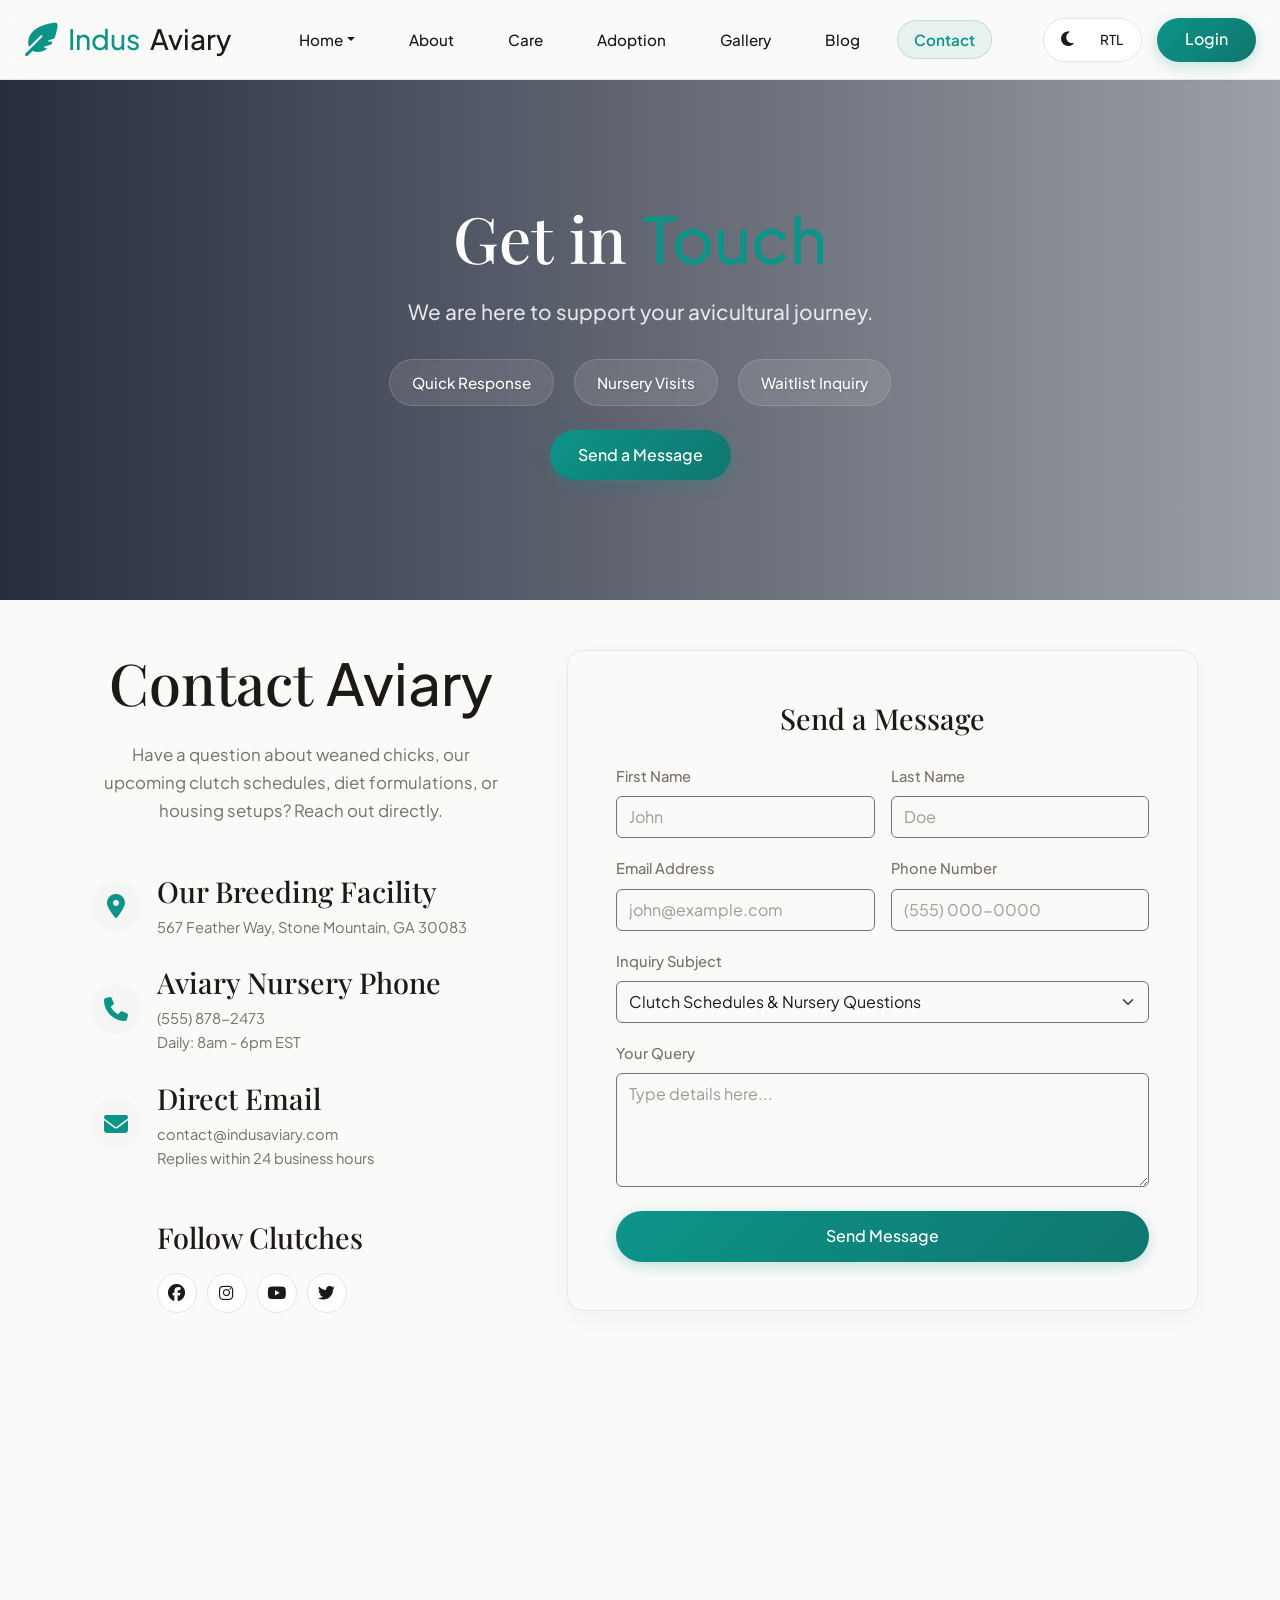
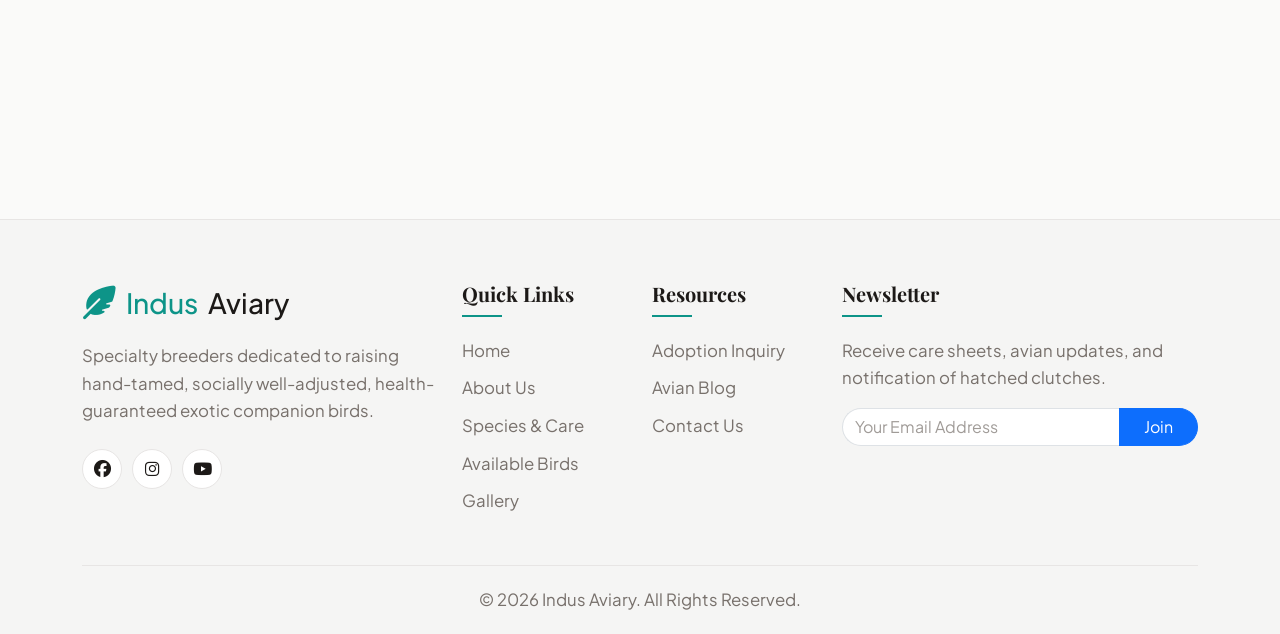
<file: contact.html>
<!DOCTYPE html>
<html lang="en" data-theme="light" dir="ltr">

<head>
    <meta charset="UTF-8">
    <meta name="viewport" content="width=device-width, initial-scale=1.0">
    <title>Contact Avian Specialists | Indus Aviary</title>
    <meta name="description" content="Reach out to the avicultural experts at Indus Aviary. Ask questions about nurseries, clutch openings, diet planning, or facility tours.">

    <!-- Bootstrap 5 CSS -->
    <link href="https://cdn.jsdelivr.net/npm/bootstrap@5.3.0/dist/css/bootstrap.min.css" rel="stylesheet">
    <link rel="stylesheet" href="https://cdn.jsdelivr.net/npm/bootstrap-icons@1.11.1/font/bootstrap-icons.css">

    <!-- Custom CSS -->
    <link rel="stylesheet" href="css/style.css">
    <link rel="icon" type="image/svg+xml" href="favicon.svg">
</head>

<body class="page-contact">
    <!-- Header -->
    <header class="header">
        <div class="container-fluid px-4 d-flex justify-content-between align-items-center">
            <a href="index.html" class="navbar-brand">
                <i class="bi bi-feather text-primary"></i> <span class="text-primary">Indus</span> <span class="text-main">Aviary</span>
            </a>

            <nav class="d-none d-lg-flex align-items-center">
                <ul class="d-flex align-items-center m-0 p-0" style="list-style:none; gap:20px;">
                    <li class="nav-item dropdown">
                        <a href="#" class="nav-link dropdown-toggle" id="homeDropdown" role="button" data-bs-toggle="dropdown" aria-expanded="false">Home</a>
                        <ul class="dropdown-menu border-0 shadow-sm" aria-labelledby="homeDropdown">
                            <li><a class="dropdown-item py-2 px-3 small" href="index.html">Home 1</a></li>
                            <li><a class="dropdown-item py-2 px-3 small" href="home-2.html">Home 2</a></li>
                        </ul>
                    </li>
                    <li><a href="about.html" class="nav-link">About</a></li>
                    <li><a href="species.html" class="nav-link">Care</a></li>
                    <li><a href="available-birds.html" class="nav-link">Adoption</a></li>
                    <li><a href="gallery.html" class="nav-link">Gallery</a></li>
                    <li><a href="blog.html" class="nav-link">Blog</a></li>
                    <li><a href="contact.html" class="nav-link active">Contact</a></li>
                </ul>
            </nav>

            <div class="header-actions">
                <div class="header-controls-group">
                    <button class="theme-toggle" aria-label="Toggle Theme"><i class="bi bi-moon-fill"></i></button>
                    <button class="rtl-toggle" aria-label="Toggle RTL">RTL</button>
                </div>
                <a href="login.html" class="btn-premium btn-sm">Login</a>
            </div>

            <!-- Mobile Menu Toggle -->
            <button class="btn btn-outline-primary d-lg-none" type="button" data-bs-toggle="offcanvas"
                data-bs-target="#mobileMenu">
                <i class="bi bi-list fs-3"></i>
            </button>
        </div>
    </header>

    <!-- Mobile Offcanvas Menu -->
    <div class="offcanvas offcanvas-end bg-main" tabindex="-1" id="mobileMenu">
        <div class="offcanvas-header border-bottom">
            <button type="button" class="btn-close" data-bs-dismiss="offcanvas"></button>
        </div>
        <div class="offcanvas-body">
            <ul class="nav flex-column gap-3 mb-4">
                <li class="nav-item"><a href="index.html" class="nav-link">Home 1</a></li>
                <li class="nav-item"><a href="home-2.html" class="nav-link">Home 2</a></li>
                <li class="nav-item"><a href="about.html" class="nav-link">About</a></li>
                <li class="nav-item"><a href="species.html" class="nav-link">Care</a></li>
                <li class="nav-item"><a href="available-birds.html" class="nav-link">Adoption</a></li>
                <li class="nav-item"><a href="gallery.html" class="nav-link">Gallery</a></li>
                <li class="nav-item"><a href="blog.html" class="nav-link">Blog</a></li>
                <li class="nav-item"><a href="contact.html" class="nav-link active">Contact</a></li>
                </ul>
            <div class="d-flex align-items-center justify-content-center gap-3 mb-3">
                <div class="header-controls-group">
                    <button class="theme-toggle" aria-label="Toggle Theme"><i class="bi bi-moon-fill"></i></button>
                    <button class="rtl-toggle" aria-label="Toggle RTL">RTL</button>
                </div>
            </div>
            <div class="d-flex flex-column gap-3">
                <a href="login.html" class="btn-premium w-100 text-center">Login</a>
            </div>
        </div>
    </div>

    <!-- Hero Banner -->
    <section class="hero-wrapper"
        style="background-image: url('https://www.thesprucepets.com/thmb/zY0CgS_lNRcCA85JIT9R6kdh3hk=/2121x0/filters:no_upscale():strip_icc()/GettyImages-494789683-5830bb3f3df78c6f6ab34cec.jpg'); min-height: 40vh;">
        <div class="hero-overlay"></div>
        <div class="container hero-content text-center pt-5 mt-5">
            <h1 class="display-3 fw-bold text-white fade-up">Get in <span class="text-primary">Touch</span></h1>
            <p class="lead text-white-50 fade-up stagger-1">We are here to support your avicultural journey.</p>
            <div class="hero-extra hero-features-row fade-up stagger-2">
                <div class="hero-feature-item">
                    <span>Quick Response</span>
                </div>
                <div class="hero-feature-item">
                    <span>Nursery Visits</span>
                </div>
                <div class="hero-feature-item">
                    <span>Waitlist Inquiry</span>
                </div>
            </div>
            <div class="d-flex justify-content-center mt-4">
                <a href="#contact-section" class="btn-premium fade-up stagger-3">Send a Message</a>
            </div>
        </div>
    </section>

    <!-- Contact Information & Form -->
    <section id="contact-section" class="bg-main py-5">
        <div class="container">
            <div class="row g-5 align-items-center">
                <div class="col-lg-5 fade-right">
                    <div class="mx-auto" style="max-width: 420px;">
                        <h2 class="fw-bold mb-4 text-center">Contact <span>Aviary</span></h2>
                        <p class="text-muted mb-5 text-center">Have a question about weaned chicks, our upcoming clutch schedules, diet formulations, or housing setups? Reach out directly.</p>

                        <div class="d-flex align-items-center mb-4 gap-3">
                            <div class="bg-secondary rounded-circle d-flex align-items-center justify-content-center text-primary flex-shrink-0" style="width:50px; height:50px;">
                                <i class="bi bi-geo-alt fs-4"></i>
                            </div>
                            <div>
                                <h6 class="fw-bold mb-1">Our Breeding Facility</h6>
                                <p class="text-muted small mb-0">567 Feather Way, Stone Mountain, GA 30083</p>
                            </div>
                        </div>
                        <div class="d-flex align-items-center mb-4 gap-3">
                            <div class="bg-secondary rounded-circle d-flex align-items-center justify-content-center text-primary flex-shrink-0" style="width:50px; height:50px;">
                                <i class="bi bi-phone fs-4"></i>
                            </div>
                            <div>
                                <h6 class="fw-bold mb-1">Aviary Nursery Phone</h6>
                                <p class="text-muted small mb-0">(555) 878-2473<br>Daily: 8am - 6pm EST</p>
                            </div>
                        </div>
                        <div class="d-flex align-items-center gap-3">
                            <div class="bg-secondary rounded-circle d-flex align-items-center justify-content-center text-primary flex-shrink-0" style="width:50px; height:50px;">
                                <i class="bi bi-envelope fs-4"></i>
                            </div>
                            <div>
                                <h6 class="fw-bold mb-1">Direct Email</h6>
                                <p class="text-muted small mb-0">contact@indusaviary.com<br>Replies within 24 business hours</p>
                            </div>
                        </div>

                        <div class="d-flex gap-3 mt-5">
                            <div style="width: 50px;" class="flex-shrink-0"></div>
                            <div>
                                <h6 class="fw-bold mb-3">Follow Clutches</h6>
                                <div class="social-icons">
                                    <a href="#"><i class="bi bi-facebook"></i></a>
                                    <a href="#"><i class="bi bi-instagram"></i></a>
                                    <a href="#"><i class="bi bi-youtube"></i></a>
                                    <a href="#"><i class="bi bi-twitter"></i></a>
                                </div>
                            </div>
                        </div>
                    </div>
                </div>

                <div class="col-lg-7 fade-left">
                    <div class="glass-card p-4 p-md-5">
                        <h4 class="fw-bold mb-4 text-center">Send a Message</h4>
                        <form id="contactForm">
                            <div class="row g-3">
                                <div class="col-md-6">
                                    <label class="form-label small fw-bold text-muted">First Name</label>
                                    <input type="text" class="form-control bg-main border border-secondary py-2" placeholder="John" required>
                                </div>
                                <div class="col-md-6">
                                    <label class="form-label small fw-bold text-muted">Last Name</label>
                                    <input type="text" class="form-control bg-main border border-secondary py-2" placeholder="Doe" required>
                                </div>
                                <div class="col-md-6">
                                    <label class="form-label small fw-bold text-muted">Email Address</label>
                                    <input type="email" class="form-control bg-main border border-secondary py-2" placeholder="john@example.com" required>
                                </div>
                                <div class="col-md-6">
                                    <label class="form-label small fw-bold text-muted">Phone Number</label>
                                    <input type="tel" class="form-control bg-main border border-secondary py-2" placeholder="(555) 000-0000">
                                </div>
                                <div class="col-12">
                                    <label class="form-label small fw-bold text-muted">Inquiry Subject</label>
                                    <select class="form-select bg-main border border-secondary py-2">
                                        <option>Clutch Schedules & Nursery Questions</option>
                                        <option>Adoption Form Clarification</option>
                                        <option>Dietary chop & pellet planning</option>
                                        <option>Nursery Tour appointment</option>
                                        <option>Behavioral or training query</option>
                                    </select>
                                </div>
                                <div class="col-12">
                                    <label class="form-label small fw-bold text-muted">Your Query</label>
                                    <textarea class="form-control bg-main border border-secondary py-2" rows="4" placeholder="Type details here..." required></textarea>
                                </div>
                                <div class="col-12 mt-4">
                                    <button type="submit" class="btn-premium w-100">Send Message</button>
                                </div>
                            </div>
                        </form>
                    </div>
                </div>
            </div>
        </div>
    </section>

    <!-- Map section -->
    <section class="p-0 position-relative">
        <iframe src="https://www.google.com/maps/embed?pb=!1m18!1m12!1m3!1d26532.74838612156!2d-84.184384!3d33.805561!2m3!1f0!2f0!3f0!3m2!1i1024!2i768!4f13.1!3m3!1m2!1s0x88f5b40cf6df3087%3A0xe9f79cb97ad8ff45!2sStone%20Mountain%2C%20GA!5e0!3m2!1sen!2sus!4v1700000000000!5m2!1sen!2sus" width="100%" height="450" style="border:0;" allowfullscreen="" loading="lazy" referrerpolicy="no-referrer-when-downgrade"></iframe>
    </section>

    <!-- Success Modal -->
    <div class="modal fade" id="contactSuccessModal" tabindex="-1" aria-hidden="true">
        <div class="modal-dialog modal-dialog-centered">
            <div class="modal-content bg-main border-0 shadow-lg rounded-4">
                <div class="modal-body p-5 text-center">
                    <i class="bi bi-check-circle-fill text-success" style="font-size: 4rem;"></i>
                    <h3 class="fw-bold mt-4 mb-3">Message Sent!</h3>
                    <p class="text-muted mb-4">Thank you for contacting Indus Aviary. An avicultural coordinator will respond to your message shortly.</p>
                    <button type="button" class="btn btn-premium btn-sm" data-bs-dismiss="modal">Close</button>
                </div>
            </div>
        </div>
    </div>

    <!-- Footer -->
    <footer>
        <div class="container">
            <div class="row g-4">
                <div class="col-lg-4 col-md-6">
                    <a href="index.html" class="navbar-brand fs-3 fw-bold mb-3 d-block text-decoration-none">
                        <i class="bi bi-feather text-primary"></i> <span class="text-primary">Indus</span> <span class="text-main">Aviary</span>
                    </a>
                    <p class="mb-4">Specialty breeders dedicated to raising hand-tamed, socially well-adjusted, health-guaranteed exotic companion birds.</p>
                    <div class="social-icons">
                        <a href="#"><i class="bi bi-facebook"></i></a>
                        <a href="#"><i class="bi bi-instagram"></i></a>
                        <a href="#"><i class="bi bi-youtube"></i></a>
                    </div>
                </div>
                <div class="col-lg-2 col-md-6 footer-widget">
                    <h4>Quick Links</h4>
                    <ul class="footer-links">
                        <li><a href="index.html">Home</a></li>
                        <li><a href="about.html">About Us</a></li>
                        <li><a href="species.html">Species & Care</a></li>
                        <li><a href="available-birds.html">Available Birds</a></li>
                        <li><a href="gallery.html">Gallery</a></li>
                    </ul>
                </div>
                <div class="col-lg-2 col-md-6 footer-widget">
                    <h4>Resources</h4>
                    <ul class="footer-links">
                        <li><a href="adoption-inquiry.html">Adoption Inquiry</a></li>
                        <li><a href="blog.html">Avian Blog</a></li>
                        <li><a href="contact.html">Contact Us</a></li>
                    </ul>
                </div>
                <div class="col-lg-4 col-md-6 footer-widget">
                    <h4>Newsletter</h4>
                    <p>Receive care sheets, avian updates, and notification of hatched clutches.</p>
                    <form class="d-flex">
                        <input type="email" class="form-control rounded-start-pill border-end-0"
                            placeholder="Your Email Address" required>
                        <button type="submit" class="btn btn-primary rounded-end-pill px-4">Join</button>
                    </form>
                </div>
            </div>
            <div class="footer-bottom d-flex justify-content-center align-items-center flex-wrap">
                <p class="mb-0">&copy; 2026 Indus Aviary. All Rights Reserved.</p>
            </div>
        </div>
    </footer>

    <!-- Back to Top -->
    <button id="backToTop" aria-label="Back to Top"><i class="bi bi-arrow-up"></i></button>

    <script src="https://cdn.jsdelivr.net/npm/bootstrap@5.3.0/dist/js/bootstrap.bundle.min.js"></script>
    <script src="js/main.js"></script>
    
    <script>
        document.addEventListener('DOMContentLoaded', () => {
            const form = document.getElementById('contactForm');
            const successModal = new bootstrap.Modal(document.getElementById('contactSuccessModal'));
            form.addEventListener('submit', (e) => {
                e.preventDefault();
                successModal.show();
                form.reset();
            });
        });
    </script>
</body>

</html>
</file>
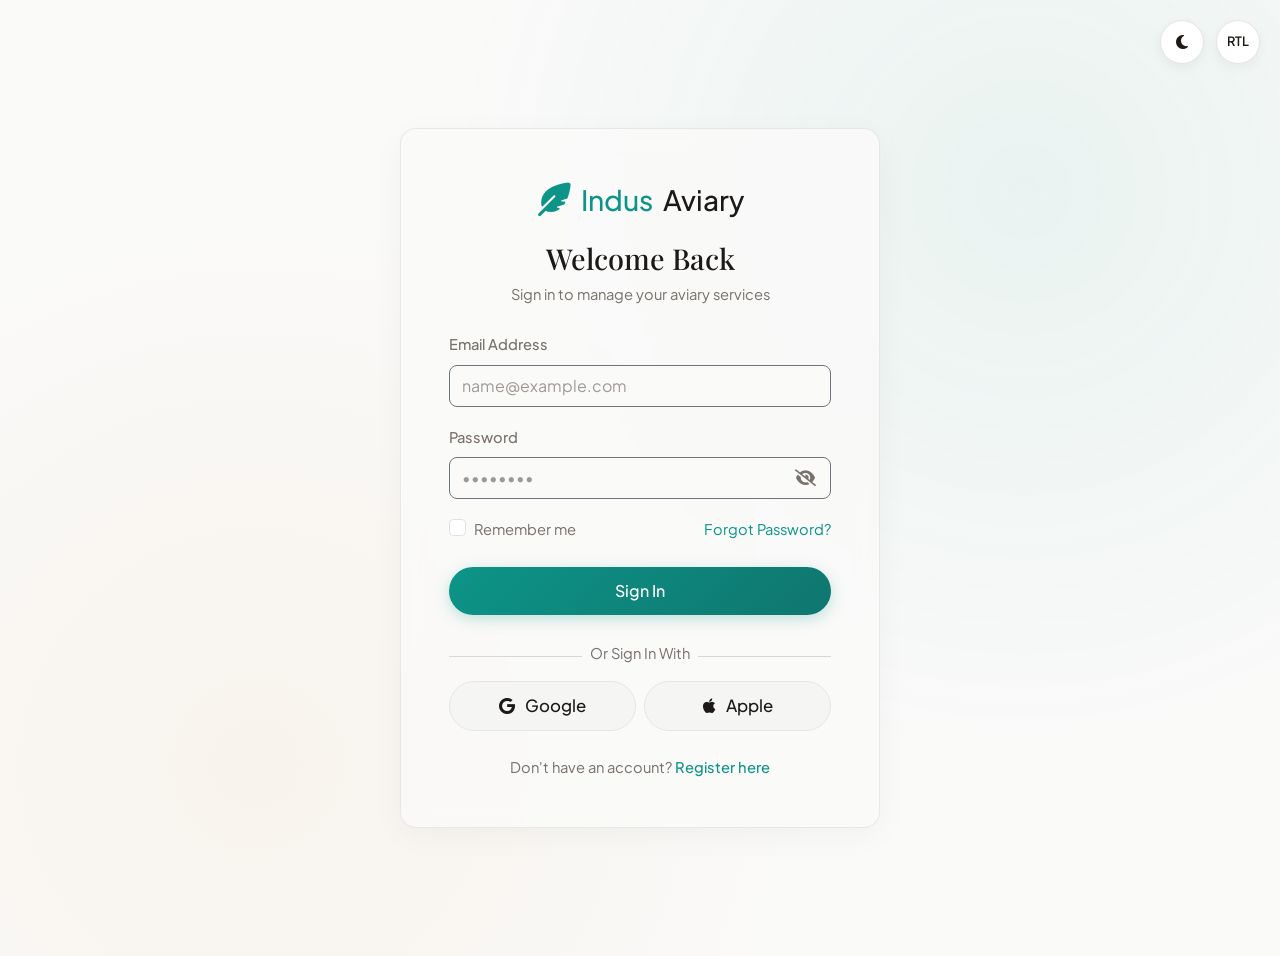
<file: login.html>
<!DOCTYPE html>
<html lang="en" data-theme="light" dir="ltr">

<head>
    <meta charset="UTF-8">
    <meta name="viewport" content="width=device-width, initial-scale=1.0">
    <title>Login | Indus Aviary Member Portal</title>
    <meta name="description" content="Sign in to your Indus Aviary account to track active clutch requests, manage memberships, and talk to aviculture consultants.">

    <!-- Bootstrap 5 CSS -->
    <link href="https://cdn.jsdelivr.net/npm/bootstrap@5.3.0/dist/css/bootstrap.min.css" rel="stylesheet">
    <!-- Bootstrap Icons -->
    <link rel="stylesheet" href="https://cdn.jsdelivr.net/npm/bootstrap-icons@1.11.1/font/bootstrap-icons.css">

    <!-- Custom CSS -->
    <link rel="stylesheet" href="css/style.css">
    <link rel="icon" type="image/svg+xml" href="favicon.svg">
</head>

<body>

    <!-- Auth Wrapper -->
    <section class="auth-wrapper">
        <!-- Auth Controls (RTL & Theme) -->
        <div class="auth-controls">
            <button class="theme-toggle btn-auth-action" aria-label="Toggle Theme">
                <i class="bi bi-moon-fill"></i>
            </button>
            <button class="rtl-toggle btn-auth-action" aria-label="Toggle RTL">RTL</button>
        </div>

        <div class="auth-card glass-card p-4 p-md-5 my-5">
            <div class="text-center mb-4">
                <a href="index.html" class="navbar-brand justify-content-center fs-3 fw-bold mb-2 d-inline-flex text-decoration-none">
                    <i class="bi bi-feather text-primary"></i> <span class="text-primary">Indus</span> <span class="text-main">Aviary</span>
                </a>
                <h4 class="fw-bold mb-1 mt-2 text-main">Welcome Back</h4>
                <p class="small text-muted">Sign in to manage your aviary services</p>
            </div>

            <form id="loginForm" class="needs-validation" novalidate>
                <div class="mb-3">
                    <label for="loginEmail" class="form-label small fw-bold text-muted">Email Address</label>
                    <input type="email" class="form-control bg-main border border-secondary py-2 rounded-3" id="loginEmail" placeholder="name@example.com" required>
                    <div class="invalid-feedback">Please enter a valid email address.</div>
                </div>

                <div class="mb-3">
                    <label for="loginPassword" class="form-label small fw-bold text-muted">Password</label>
                    <div class="password-field-wrapper">
                        <input type="password" class="form-control bg-main border border-secondary py-2 rounded-3" id="loginPassword" placeholder="••••••••" required>
                        <button type="button" class="password-toggle-btn" id="passwordToggle" aria-label="Toggle Password Visibility">
                            <i class="bi bi-eye-slash-fill"></i>
                        </button>
                        <div class="invalid-feedback">Password is required.</div>
                    </div>
                </div>

                <div class="mb-4 d-flex justify-content-between align-items-center">
                    <div class="form-check mb-0">
                        <input type="checkbox" class="form-check-input" id="rememberMe">
                        <label class="form-check-label small text-muted" for="rememberMe">Remember me</label>
                    </div>
                    <a href="#" class="small text-primary text-decoration-none forgot-password-link">Forgot Password?</a>
                </div>

                <button type="submit" class="btn btn-premium w-100 py-2.5 mb-4">Sign In</button>

                <div class="text-center mb-4">
                    <span class="small text-muted px-2 bg-main position-relative" style="z-index: 1;">Or Sign In With</span>
                    <hr class="mt-2" style="margin-top: -10px !important;">
                </div>

                <div class="d-flex gap-2">
                    <button type="button" class="social-login-btn"><i class="bi bi-google"></i> Google</button>
                    <button type="button" class="social-login-btn"><i class="bi bi-apple"></i> Apple</button>
                </div>
            </form>

            <div class="text-center mt-4">
                <p class="small text-muted mb-0">Don't have an account? <a href="register.html" class="text-primary fw-bold text-decoration-none">Register here</a></p>
            </div>
        </div>
    </section>

    <!-- Success Modal -->
    <div class="modal fade" id="authSuccessModal" tabindex="-1" aria-hidden="true">
        <div class="modal-dialog modal-dialog-centered">
            <div class="modal-content bg-main border-0 shadow-lg rounded-4">
                <div class="modal-body p-5 text-center">
                    <i class="bi bi-check-circle-fill text-success" style="font-size: 4rem;"></i>
                    <h3 class="fw-bold mt-4 mb-3">Logged In Successfully!</h3>
                    <p class="text-muted mb-4">Welcome back to Indus Aviary. Redirecting to your dashboard portal...</p>
                    <button type="button" class="btn btn-premium btn-sm" data-bs-dismiss="modal">Close</button>
                </div>
            </div>
        </div>
    </div>



    <!-- Bootstrap JS -->
    <script src="https://cdn.jsdelivr.net/npm/bootstrap@5.3.0/dist/js/bootstrap.bundle.min.js"></script>
    <!-- Custom JS -->
    <script src="js/main.js"></script>

    <!-- Login specific validation & toggle script -->
    <script>
        document.addEventListener('DOMContentLoaded', () => {
            const form = document.getElementById('loginForm');
            const passToggle = document.getElementById('passwordToggle');
            const passInput = document.getElementById('loginPassword');
            const successModal = new bootstrap.Modal(document.getElementById('authSuccessModal'));

            // Password Toggle logic
            passToggle.addEventListener('click', () => {
                const type = passInput.getAttribute('type') === 'password' ? 'text' : 'password';
                passInput.setAttribute('type', type);
                
                const icon = passToggle.querySelector('i');
                if(type === 'text') {
                    icon.classList.remove('bi-eye-slash-fill');
                    icon.classList.add('bi-eye-fill');
                } else {
                    icon.classList.remove('bi-eye-fill');
                    icon.classList.add('bi-eye-slash-fill');
                }
            });

            // Validation logic
            form.addEventListener('submit', (e) => {
                e.preventDefault();
                e.stopPropagation();

                if (form.checkValidity()) {
                    successModal.show();
                    form.reset();
                    form.classList.remove('was-validated');
                } else {
                    form.classList.add('was-validated');
                }
            });
        });
    </script>
</body>

</html>
</file>
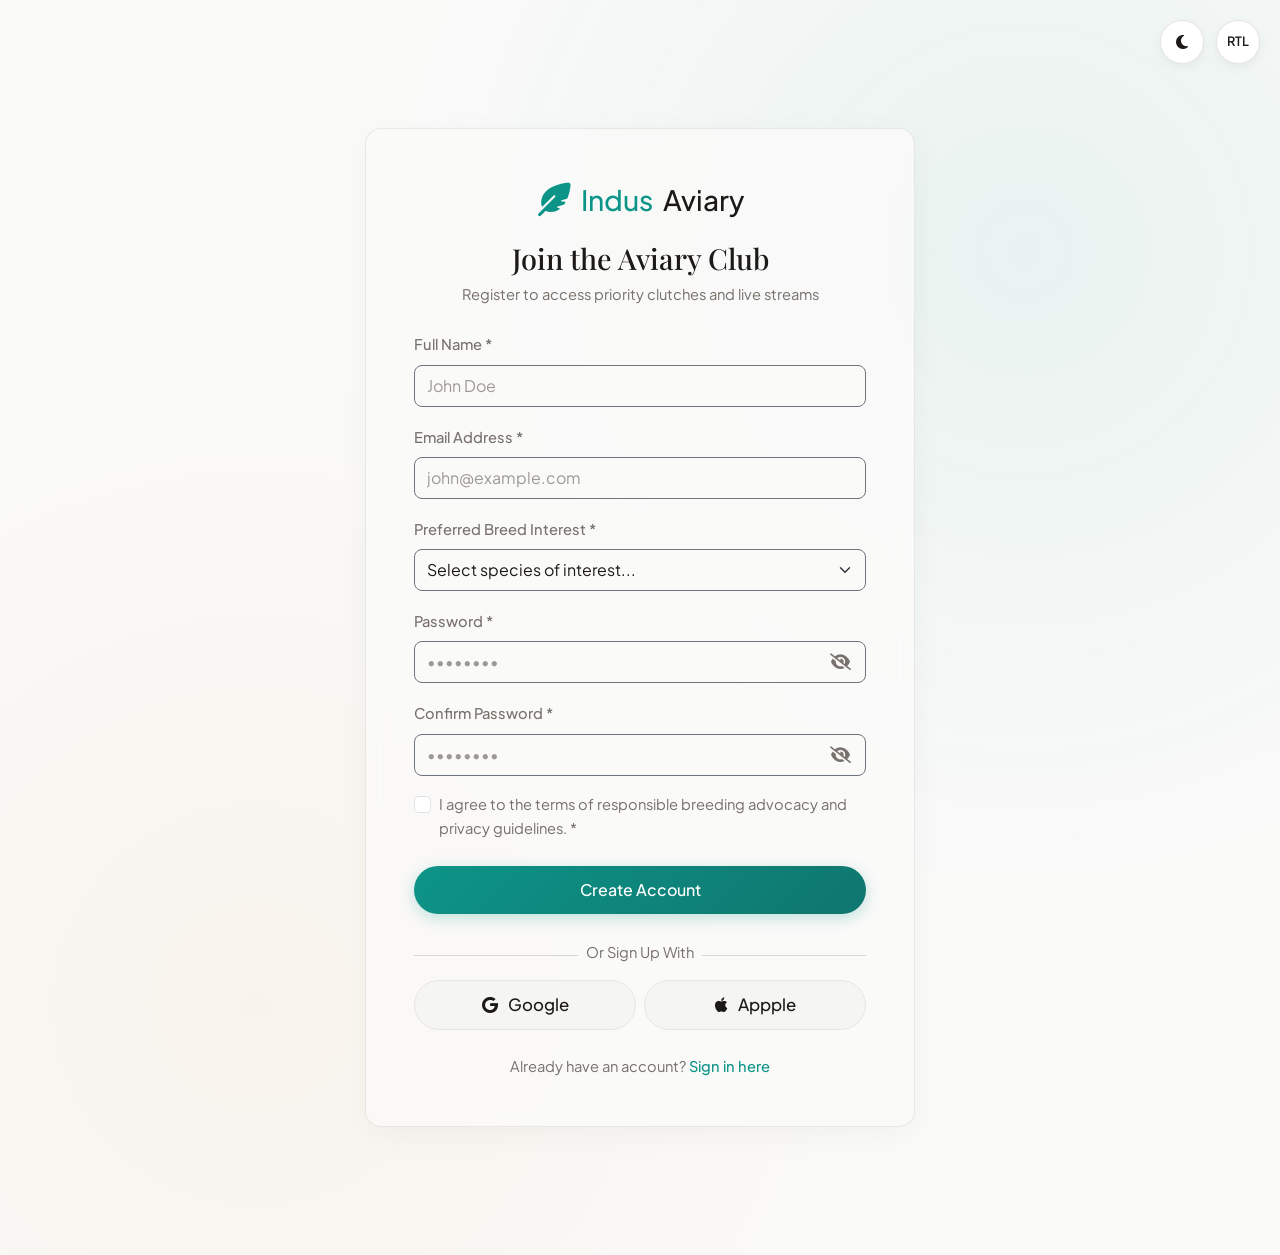
<file: register.html>
<!DOCTYPE html>
<html lang="en" data-theme="light" dir="ltr">

<head>
    <meta charset="UTF-8">
    <meta name="viewport" content="width=device-width, initial-scale=1.0">
    <title>Register | Indus Aviary Member Portal</title>
    <meta name="description" content="Create an Indus Aviary account to gain clutch priority reservations, live nursery feeds, and lifelong aviary membership features.">

    <!-- Bootstrap 5 CSS -->
    <link href="https://cdn.jsdelivr.net/npm/bootstrap@5.3.0/dist/css/bootstrap.min.css" rel="stylesheet">
    <!-- Bootstrap Icons -->
    <link rel="stylesheet" href="https://cdn.jsdelivr.net/npm/bootstrap-icons@1.11.1/font/bootstrap-icons.css">

    <!-- Custom CSS -->
    <link rel="stylesheet" href="css/style.css">
    <link rel="icon" type="image/svg+xml" href="favicon.svg">
</head>

<body>

    <!-- Auth Wrapper -->
    <section class="auth-wrapper">
        <!-- Auth Controls (RTL & Theme) -->
        <div class="auth-controls">
            <button class="theme-toggle btn-auth-action" aria-label="Toggle Theme">
                <i class="bi bi-moon-fill"></i>
            </button>
            <button class="rtl-toggle btn-auth-action" aria-label="Toggle RTL">RTL</button>
        </div>

        <div class="auth-card glass-card p-4 p-md-5 my-5" style="max-width: 550px;">
            <div class="text-center mb-4">
                <a href="index.html" class="navbar-brand justify-content-center fs-3 fw-bold mb-2 d-inline-flex text-decoration-none">
                    <i class="bi bi-feather text-primary"></i> <span class="text-primary">Indus</span> <span class="text-main">Aviary</span>
                </a>
                <h4 class="fw-bold mb-1 mt-2 text-main">Join the Aviary Club</h4>
                <p class="small text-muted">Register to access priority clutches and live streams</p>
            </div>

            <form id="registerForm" class="needs-validation" novalidate>
                <div class="mb-3">
                    <label for="regName" class="form-label small fw-bold text-muted">Full Name *</label>
                    <input type="text" class="form-control bg-main border border-secondary py-2 rounded-3" id="regName" placeholder="John Doe" required>
                    <div class="invalid-feedback">Full name is required.</div>
                </div>

                <div class="mb-3">
                    <label for="regEmail" class="form-label small fw-bold text-muted">Email Address *</label>
                    <input type="email" class="form-control bg-main border border-secondary py-2 rounded-3" id="regEmail" placeholder="john@example.com" required>
                    <div class="invalid-feedback">Please enter a valid email address.</div>
                </div>

                <div class="mb-3">
                    <label for="regBreed" class="form-label small fw-bold text-muted">Preferred Breed Interest *</label>
                    <select class="form-select bg-main border border-secondary py-2 rounded-3" id="regBreed" required>
                        <option value="" disabled selected>Select species of interest...</option>
                        <option value="macaw">Macaws (Large Parrots)</option>
                        <option value="grey">African Greys (High Cognitive)</option>
                        <option value="cockatoo">Cockatoos (Extreme Social)</option>
                        <option value="conure">Conures (Playful Companion)</option>
                        <option value="multiple">Multiple / Other Breed Interest</option>
                    </select>
                    <div class="invalid-feedback">Please select your preferred breed category.</div>
                </div>

                <div class="mb-3">
                    <label for="regPassword" class="form-label small fw-bold text-muted">Password *</label>
                    <div class="password-field-wrapper">
                        <input type="password" class="form-control bg-main border border-secondary py-2 rounded-3" id="regPassword" placeholder="••••••••" minlength="8" required>
                        <button type="button" class="password-toggle-btn" aria-label="Toggle Password Visibility">
                            <i class="bi bi-eye-slash-fill"></i>
                        </button>
                        <div class="invalid-feedback">Password must be at least 8 characters.</div>
                    </div>
                </div>

                <div class="mb-3">
                    <label for="regConfirmPassword" class="form-label small fw-bold text-muted">Confirm Password *</label>
                    <div class="password-field-wrapper">
                        <input type="password" class="form-control bg-main border border-secondary py-2 rounded-3" id="regConfirmPassword" placeholder="••••••••" required>
                        <button type="button" class="password-toggle-btn" aria-label="Toggle Password Visibility">
                            <i class="bi bi-eye-slash-fill"></i>
                        </button>
                        <div class="invalid-feedback" id="confirmFeedback">Please confirm your password.</div>
                    </div>
                </div>

                <div class="mb-4 form-check">
                    <input type="checkbox" class="form-check-input" id="agreeTerms" required>
                    <label class="form-check-label small text-muted" for="agreeTerms">I agree to the terms of responsible breeding advocacy and privacy guidelines. *</label>
                    <div class="invalid-feedback">You must agree to register.</div>
                </div>

                <button type="submit" class="btn btn-premium w-100 py-2.5 mb-4">Create Account</button>

                <div class="text-center mb-4">
                    <span class="small text-muted px-2 bg-main position-relative" style="z-index: 1;">Or Sign Up With</span>
                    <hr class="mt-2" style="margin-top: -10px !important;">
                </div>

                <div class="d-flex gap-2">
                    <button type="button" class="social-login-btn"><i class="bi bi-google"></i> Google</button>
                    <button type="button" class="social-login-btn"><i class="bi bi-apple"></i> Appple</button>
                </div>
            </form>

            <div class="text-center mt-4">
                <p class="small text-muted mb-0">Already have an account? <a href="login.html" class="text-primary fw-bold text-decoration-none">Sign in here</a></p>
            </div>
        </div>
    </section>

    <!-- Success Modal -->
    <div class="modal fade" id="regSuccessModal" tabindex="-1" aria-hidden="true">
        <div class="modal-dialog modal-dialog-centered">
            <div class="modal-content bg-main border-0 shadow-lg rounded-4">
                <div class="modal-body p-5 text-center">
                    <i class="bi bi-check-circle-fill text-success" style="font-size: 4rem;"></i>
                    <h3 class="fw-bold mt-4 mb-3">Registration Complete!</h3>
                    <p class="text-muted mb-4">Thank you for joining the Indus Aviary Companion Club. A verification email has been sent to verify your address.</p>
                    <div class="d-flex gap-2 justify-content-center">
                        <a href="login.html" class="btn btn-premium btn-sm">Login Now</a>
                        <button type="button" class="btn btn-outline-premium btn-sm" data-bs-dismiss="modal">Close</button>
                    </div>
                </div>
            </div>
        </div>
    </div>



    <!-- Bootstrap JS -->
    <script src="https://cdn.jsdelivr.net/npm/bootstrap@5.3.0/dist/js/bootstrap.bundle.min.js"></script>
    <!-- Custom JS -->
    <script src="js/main.js"></script>

    <!-- Registration specific script -->
    <script>
        document.addEventListener('DOMContentLoaded', () => {
            const form = document.getElementById('registerForm');
            const password = document.getElementById('regPassword');
            const confirmPassword = document.getElementById('regConfirmPassword');
            const confirmFeedback = document.getElementById('confirmFeedback');
            const successModal = new bootstrap.Modal(document.getElementById('regSuccessModal'));

            // Password Toggle logic
            const toggles = document.querySelectorAll('.password-toggle-btn');
            toggles.forEach(toggle => {
                toggle.addEventListener('click', () => {
                    const input = toggle.parentElement.querySelector('input');
                    const type = input.getAttribute('type') === 'password' ? 'text' : 'password';
                    input.setAttribute('type', type);
                    
                    const icon = toggle.querySelector('i');
                    if (type === 'text') {
                        icon.classList.remove('bi-eye-slash-fill');
                        icon.classList.add('bi-eye-fill');
                    } else {
                        icon.classList.remove('bi-eye-fill');
                        icon.classList.add('bi-eye-slash-fill');
                    }
                });
            });

            // Validation handler
            form.addEventListener('submit', (e) => {
                e.preventDefault();
                e.stopPropagation();

                // Validate password matching
                let passwordsMatch = true;
                if (password.value !== confirmPassword.value) {
                    confirmPassword.setCustomValidity("Passwords do not match");
                    confirmFeedback.textContent = "Passwords do not match!";
                    passwordsMatch = false;
                } else {
                    confirmPassword.setCustomValidity("");
                }

                if (form.checkValidity() && passwordsMatch) {
                    successModal.show();
                    form.reset();
                    form.classList.remove('was-validated');
                } else {
                    form.classList.add('was-validated');
                }
            });

            // Reset custom validity on typing
            confirmPassword.addEventListener('input', () => {
                if (confirmPassword.value === password.value) {
                    confirmPassword.setCustomValidity("");
                }
            });
        });
    </script>
</body>

</html>
</file>
<file: css/style.css>
@import url('https://fonts.googleapis.com/css2?family=Playfair+Display:ital,wght@0,400..900;1,400..900&family=Plus+Jakarta+Sans:ital,wght@0,200..800;1,200..800&display=swap');
@import url('https://cdnjs.cloudflare.com/ajax/libs/font-awesome/6.5.1/css/all.min.css');

:root {
  /* Color Palette */
  --primary: #0D9488;
  --primary-hover: #0F766E;
  --secondary: #0F766E; /* Aligned to primary brand palette (dark teal) */
  --accent: #0D9488; /* Aligned to primary brand palette (teal) */
  --success: #16A34A;

  /* Light Theme Backgrounds */
  --bg-main: #FAFAF9;
  --bg-secondary: #F5F5F4;
  --bg-card: #FFFFFF;
  --text-main: #1C1917;
  --text-muted: #78716C;
  --border-color: #E7E5E4;

  /* Glassmorphism */
  --glass-bg: rgba(250, 250, 249, 0.8);
  --glass-border: rgba(28, 25, 23, 0.08);
  --glass-shadow: 0 8px 32px 0 rgba(28, 25, 23, 0.04);

  /* Miscellaneous */
  --font-headings: 'Playfair Display', serif;
  --font-body: 'Plus Jakarta Sans', sans-serif;
  --font-family: var(--font-body);
  --transition: all 0.3s cubic-bezier(0.4, 0, 0.2, 1);
  --header-height: 80px;
}

[data-theme="dark"] {
  --primary: #14B8A6; /* Brightened teal for dark mode contrast */
  --primary-hover: #2DD4BF; /* Lighter teal hover */
  --secondary: #2DD4BF; /* Lighter teal */
  --accent: #14B8A6; /* Brightened teal */
  
  --bg-main: #1C1917;
  --bg-secondary: #292524;
  --bg-card: #292524;
  --text-main: #F5F5F4;
  --text-muted: #D6D3D1; /* Brightened muted text (from #A8A29E) for readability */
  --border-color: #44403C;

  --glass-bg: rgba(28, 25, 23, 0.85);
  --glass-border: rgba(250, 250, 249, 0.08);
  --glass-shadow: 0 8px 32px 0 rgba(0, 0, 0, 0.3);
}

/* Global Styles */
* {
  margin: 0;
  padding: 0;
  box-sizing: border-box;
  font-family: var(--font-family);
}

html {
  font-size: 16px;
  /* standard base font size */
}

html,
body {
  background-color: var(--bg-main);
  color: var(--text-main);
  transition: background-color 0.3s ease, color 0.3s ease;
  overflow-x: hidden;
  width: 100%;
}

a {
  text-decoration: none;
  color: inherit;
  transition: var(--transition);
}

ul {
  list-style: none;
  padding: 0;
  margin: 0;
}

/* Typography System */
h1,
.h1 {
  font-family: var(--font-headings);
  font-weight: 580;
  /* Max weight — never 600+ */
  font-size: clamp(3.0rem, 8vw, 4.5rem);
  line-height: 1.15;
  color: var(--text-main);
  margin-bottom: 1.2rem;
}

@media (min-width: 1200px) {

  h1,
  .h1 {
    font-size: 5.0rem;
    /* 4.5 to 6 range */
  }
}

h2,
.h2 {
  font-family: var(--font-headings);
  font-weight: 540;
  /* Max weight — never 600+ */
  font-size: clamp(2.2rem, 5vw, 3.2rem);
  line-height: 1.2;
  color: var(--text-main);
  margin-bottom: 1rem;
}

@media (min-width: 1200px) {

  h2,
  .h2 {
    font-size: 3.6rem;
    /* 3 to 4.5 range */
  }
}

h3,
.h3 {
  font-family: var(--font-headings);
  font-weight: 520;
  /* Max weight — never 600+ */
  font-size: clamp(1.8rem, 4vw, 2.2rem);
  line-height: 1.25;
  color: var(--text-main);
  margin-bottom: 1rem;
}

@media (min-width: 1200px) {

  h3,
  .h3 {
    font-size: 2.4rem;
    /* 2 to 3 range */
  }
}

h4,
.h4,
h5,
.h5,
h6,
.h6 {
  font-family: var(--font-headings);
  font-weight: 500;
  /* Subheading level */
  font-size: clamp(1.4rem, 3vw, 1.8rem);
  line-height: 1.35;
  color: var(--text-main);
  margin-bottom: 0.8rem;
}

p,
body,
.body-text {
  font-family: var(--font-family);
  font-weight: 410;
  /* Comfortable reading range: 400-430 */
  font-size: 1.05rem;
  /* Comfortable reading: 14-19px (16.8px) */
  line-height: 1.65;
  color: var(--text-muted);
}

.lead,
.subheading-text {
  font-family: var(--font-family);
  font-weight: 470;
  /* Slightly heavier than body: 450-500 */
  font-size: 1.3rem;
  /* 18-24px (20.8px) */
  line-height: 1.5;
  color: var(--text-muted);
}

strong,
b,
.fw-bold {
  font-weight: 500 !important;
  /* Max weight for inline emphasis is 500 */
}

/* Utilities */
.text-primary {
  color: var(--primary) !important;
}

.text-secondary {
  color: var(--secondary) !important;
}

.text-main {
  color: var(--text-main) !important;
}

.text-muted {
  color: var(--text-muted) !important;
}

.bg-primary {
  background-color: var(--primary) !important;
}

.bg-secondary {
  background-color: var(--bg-secondary) !important;
}

.bg-main {
  background-color: var(--bg-main) !important;
}

.bg-card {
  background-color: var(--bg-card) !important;
}

@media (min-width: 768px) {
  .w-md-50 {
    width: 50% !important;
  }
}

/* Forms */
.form-control,
.form-select {
  color: var(--text-main) !important;
}

.form-select option {
  background-color: var(--bg-card) !important;
  color: var(--text-main) !important;
}

[data-theme="dark"] .form-select {
  background-image: url("data:image/svg+xml,%3csvg xmlns='http://www.w3.org/2000/svg' viewBox='0 0 16 16'%3e%3cpath fill='none' stroke='%23f5f5f4' stroke-linecap='round' stroke-linejoin='round' stroke-width='2' d='m2 5 6 6 6-6'/%3e%3c/svg%3e") !important;
}

.form-control::placeholder {
  color: var(--text-muted) !important;
  opacity: 0.7;
}

.form-control:focus,
.form-select:focus {
  color: var(--text-main) !important;
  box-shadow: none;
  border-color: var(--primary);
}

/* Cards */
.card {
  color: var(--text-main) !important;
}

.card-title {
  color: var(--text-main) !important;
}

/* Buttons */
.btn-premium {
  background: linear-gradient(135deg, var(--primary), var(--primary-hover));
  color: #fff;
  border: none;
  padding: 12px 28px;
  border-radius: 50px;
  font-weight: 510;
  /* Button text: 500-520 */
  font-size: 1rem;
  /* 0.9-1.2rem range */
  position: relative;
  overflow: hidden;
  z-index: 1;
  box-shadow: 0 4px 15px rgba(13, 148, 136, 0.25);
  transition: var(--transition);
  display: inline-block;
  cursor: pointer;
}

.btn-premium::before {
  content: '';
  position: absolute;
  top: 0;
  left: 0;
  width: 100%;
  height: 100%;
  background: linear-gradient(135deg, var(--primary-hover), var(--primary));
  z-index: -1;
  transition: opacity 0.3s ease;
  opacity: 0;
}

.btn-premium:hover {
  transform: translateY(-2px);
  box-shadow: 0 8px 25px rgba(13, 148, 136, 0.35);
  color: #fff;
}

.btn-premium:hover::before {
  opacity: 1;
}

.btn-outline-premium {
  background: transparent;
  color: var(--primary);
  border: 2px solid var(--primary);
  padding: 10px 26px;
  border-radius: 50px;
  font-weight: 510;
  /* Button text: 500-520 */
  font-size: 1rem;
  /* 0.9-1.2rem range */
  transition: var(--transition);
  cursor: pointer;
}

.btn-outline-premium:hover {
  background: var(--primary);
  color: #fff;
  transform: translateY(-2px);
}

/* Glass Cards */
.glass-card {
  background: var(--glass-bg);
  backdrop-filter: blur(10px);
  -webkit-backdrop-filter: blur(10px);
  border: 1px solid var(--glass-border);
  box-shadow: var(--glass-shadow);
  border-radius: 16px;
  padding: 24px;
  transition: var(--transition);
}

.glass-card:hover {
  transform: translateY(-5px);
}

/* Header */
.header {
  position: fixed;
  top: 0;
  left: 0;
  width: 100%;
  height: var(--header-height);
  background: var(--glass-bg);
  backdrop-filter: blur(15px);
  -webkit-backdrop-filter: blur(15px);
  border-bottom: 1px solid var(--glass-border);
  z-index: 1000;
  transition: var(--transition);
  display: flex;
  align-items: center;
}

.navbar-brand {
  font-family: var(--font-family) !important;
  font-weight: 500 !important;
  font-size: 1.75rem !important;
  /* Matches fs-3 */
  color: var(--primary) !important;
  display: inline-flex !important;
  align-items: center !important;
  gap: 10px !important;
  flex-shrink: 0;
  text-decoration: none !important;
}

.navbar-brand i {
  font-size: 1.2em !important;
  line-height: 1 !important;
  display: inline-flex !important;
  align-items: center !important;
}

/* Breakpoints for brand logo and name size consistency (1024px, 768px, 360px) */
@media (max-width: 1024px) {
  .navbar-brand {
    font-size: 1.5rem !important;
  }
}

@media (max-width: 768px) {
  .navbar-brand {
    font-size: 1.35rem !important;
  }
}

@media (max-width: 360px) {
  .navbar-brand {
    font-size: 1.2rem !important;
    gap: 8px !important;
  }
}

.header .nav-link {
  color: var(--text-main) !important;
  font-weight: 500;
  font-size: 0.95rem;
  padding: 6px 16px !important;
  border-radius: 30px;
  transition: var(--transition);
  display: inline-flex;
  align-items: center;
  border: 1px solid transparent;
}

.header .nav-link:hover {
  background-color: rgba(13, 148, 136, 0.05);
  color: var(--primary) !important;
}

.header .nav-link.active {
  background-color: rgba(13, 148, 136, 0.08) !important;
  border-color: rgba(13, 148, 136, 0.2) !important;
  color: var(--primary) !important;
  font-weight: 600;
}

[data-theme="dark"] .header .nav-link:hover {
  background-color: rgba(13, 148, 136, 0.1);
}

[data-theme="dark"] .header .nav-link.active {
  background-color: rgba(13, 148, 136, 0.15) !important;
  border-color: rgba(13, 148, 136, 0.3) !important;
}

/* Header Toggles & Buttons */
.header-actions {
  display: flex;
  align-items: center;
  gap: 15px;
}

.header .btn-premium {
  height: 44px;
  display: inline-flex;
  align-items: center;
  justify-content: center;
  padding-top: 0;
  padding-bottom: 0;
  box-sizing: border-box;
}

/* Header Controls Group (Border around RTL and Theme Toggle) */
.header-controls-group {
  display: inline-flex;
  align-items: center;
  gap: 4px;
  border: 1px solid var(--border-color);
  padding: 4px 6px;
  border-radius: 50px;
  background: var(--bg-card);
  transition: var(--transition);
  height: 44px;
  box-sizing: border-box;
}

.header-controls-group .theme-toggle,
.header-controls-group .rtl-toggle {
  background: transparent !important;
  border: none !important;
  color: var(--text-main) !important;
  cursor: pointer;
  display: inline-flex;
  align-items: center;
  justify-content: center;
  transition: var(--transition);
  box-shadow: none !important;
}

.header-controls-group .theme-toggle {
  width: 34px;
  height: 34px;
  border-radius: 50% !important;
  font-size: 1.05rem;
}

.header-controls-group .rtl-toggle {
  height: 34px;
  padding: 0 12px;
  border-radius: 50px !important;
  font-weight: 500;
  font-size: 0.85rem;
  line-height: 1;
}

.header-controls-group .theme-toggle:hover,
.header-controls-group .rtl-toggle:hover {
  background-color: var(--primary) !important;
  color: #fff !important;
  transform: translateY(0) !important;
}

.theme-toggle,
.rtl-toggle {
  background: transparent;
  border: none;
  font-size: 1.2rem;
  color: var(--text-main);
  cursor: pointer;
  transition: var(--transition);
}

.theme-toggle:hover,
.rtl-toggle:hover {
  color: var(--primary);
}

/* Mobile Menu & Responsiveness */
@media (max-width: 1199px) {
  .header nav ul {
    gap: 8px !important;
  }

  .header .nav-link {
    font-size: 0.9rem;
    padding: 4px 8px;
  }

  .header-actions {
    gap: 6px;
  }

  .header .btn-premium {
    padding: 0 14px;
    font-size: 0.9rem;
    height: 38px;
    display: inline-flex;
    align-items: center;
    justify-content: center;
    box-sizing: border-box;
  }

  .header-controls-group {
    height: 38px;
    padding: 2px 4px;
  }

  .header-controls-group .theme-toggle {
    width: 32px;
    height: 32px;
    font-size: 0.95rem;
  }

  .header-controls-group .rtl-toggle {
    height: 32px;
    padding: 0 10px;
    font-size: 0.8rem;
  }
}

@media (max-width: 991px) {
  .header-actions {
    display: none;
    /* Hide in normal flow on mobile */
  }
}

/* Offcanvas Hamburger Menu Styling */
.offcanvas-body .nav {
  align-items: center;
}

.offcanvas-body .nav-item {
  width: 100%;
  text-align: center;
}

.offcanvas-body .nav-link {
  display: block;
  padding: 12px;
  border: 1px solid var(--border-color);
  border-radius: 8px;
  color: var(--text-main);
  font-weight: 480;
  transition: var(--transition);
}

.offcanvas-body .nav-link:hover {
  border-color: var(--primary);
  color: var(--primary);
  background-color: rgba(13, 148, 136, 0.02);
}

.offcanvas-body .nav-link.active {
  background-color: rgba(13, 148, 136, 0.08) !important;
  border-color: var(--primary) !important;
  color: var(--primary) !important;
  font-weight: 510;
}

/* Offcanvas hamburger menu equal length (width) & height alignment */
.offcanvas-body .header-controls-group {
  width: 100% !important;
  display: flex !important;
  align-items: center !important;
  justify-content: space-between !important;
  height: 48px !important;
  padding: 4px 6px !important;
  border-radius: 50px !important;
  box-sizing: border-box !important;
  margin: 0 auto;
}

.offcanvas-body .header-controls-group .theme-toggle,
.offcanvas-body .header-controls-group .rtl-toggle {
  flex: 1 !important;
  height: 38px !important;
  display: inline-flex !important;
  align-items: center !important;
  justify-content: center !important;
  border-radius: 50px !important;
  font-size: 0.95rem !important;
}

.offcanvas-body .header-controls-group .theme-toggle {
  width: auto !important;
}

.offcanvas-body .btn-premium {
  height: 48px !important;
  display: inline-flex !important;
  align-items: center !important;
  justify-content: center !important;
  padding-top: 0 !important;
  padding-bottom: 0 !important;
  box-sizing: border-box !important;
}

/* RTL Support */
[dir="rtl"] {
  text-align: right;
}

/* Sections */
section {
  padding: 80px 0;
  position: relative;
}

.section-title {
  text-align: center;
  margin-bottom: 50px;
}

.section-title h2 {
  font-size: 2.5rem;
  font-weight: 800;
  margin-bottom: 15px;
}

.section-title h2 span {
  color: var(--primary);
}

.section-title p {
  max-width: 600px;
  margin: 0 auto;
}

/* Hero Template */
.hero-wrapper {
  padding-top: var(--header-height);
  min-height: 100vh;
  display: flex;
  align-items: center;
  position: relative;
  background-size: cover;
  background-position: center;
}

.hero-overlay {
  position: absolute;
  top: 0;
  left: 0;
  width: 100%;
  height: 100%;
  background: linear-gradient(to right, rgba(15, 23, 42, 0.9), rgba(15, 23, 42, 0.4));
  z-index: 1;
}

.hero-content {
  position: relative;
  z-index: 2;
}

.hero-features-row {
  display: flex;
  justify-content: center;
  gap: 12px;
  margin: 1.5rem auto 0 auto;
  flex-wrap: wrap;
  max-width: 850px;
}

.hero-feature-item {
  background: rgba(255, 255, 255, 0.1);
  backdrop-filter: blur(8px);
  -webkit-backdrop-filter: blur(8px);
  border: 1px solid rgba(255, 255, 255, 0.15);
  padding: 8px 16px;
  border-radius: 50px;
  color: #fff;
  display: inline-flex;
  align-items: center;
  gap: 8px;
  font-size: 0.85rem;
  font-weight: 500;
  transition: var(--transition);
  text-shadow: 0 1px 2px rgba(0,0,0,0.2);
}

.hero-feature-item i {
  color: var(--primary);
  font-size: 1rem;
}

.hero-feature-item:hover {
  background: rgba(255, 255, 255, 0.2);
  transform: translateY(-2px);
  box-shadow: 0 4px 12px rgba(0,0,0,0.15);
}

@media (min-width: 768px) {
  .hero-features-row {
    gap: 20px;
    margin-top: 2rem;
  }
  
  .hero-feature-item {
    padding: 10px 22px;
    font-size: 0.95rem;
  }
  
  .hero-feature-item i {
    font-size: 1.15rem;
  }
}

/* Footer */
footer {
  background-color: var(--bg-secondary);
  padding: 60px 0 20px;
  border-top: 1px solid var(--border-color);
}

.footer-widget h4 {
  font-size: 1.25rem;
  font-weight: 700;
  margin-bottom: 20px;
  position: relative;
  padding-bottom: 10px;
}

.footer-widget h4::after {
  content: '';
  position: absolute;
  bottom: 0;
  left: 0;
  width: 40px;
  height: 2px;
  background: var(--primary);
}

[dir="rtl"] .footer-widget h4::after {
  left: auto;
  right: 0;
}

.footer-links li {
  margin-bottom: 10px;
}

.footer-links li a:hover {
  color: var(--primary);
  padding-left: 5px;
}

[dir="rtl"] .footer-links li a:hover {
  padding-left: 0;
  padding-right: 5px;
}

.social-icons {
  display: flex;
  gap: 10px;
}

.social-icons a {
  display: inline-flex;
  align-items: center;
  justify-content: center;
  width: 40px;
  height: 40px;
  border-radius: 50%;
  background: var(--bg-card);
  color: var(--text-main);
  border: 1px solid var(--border-color);
  transition: var(--transition);
}

.social-icons a:hover {
  background: var(--primary);
  color: #fff;
  border-color: var(--primary);
  transform: translateY(-3px);
}

.footer-bottom {
  margin-top: 40px;
  padding-top: 20px;
  border-top: 1px solid var(--border-color);
  text-align: center;
}

#backToTop {
  position: fixed;
  bottom: 30px;
  right: 30px;
  width: 45px;
  height: 45px;
  background: var(--primary);
  color: #fff;
  border: none;
  border-radius: 50%;
  display: flex;
  align-items: center;
  justify-content: center;
  cursor: pointer;
  opacity: 0;
  visibility: hidden;
  transition: var(--transition);
  z-index: 99;
  box-shadow: 0 4px 10px rgba(0, 0, 0, 0.2);
}

#backToTop.show {
  opacity: 1;
  visibility: visible;
}

#backToTop:hover {
  background: var(--primary-hover);
  transform: translateY(-3px);
}

[dir="rtl"] #backToTop {
  right: auto;
  left: 30px;
}

/* Animations Core Classes */
.fade-up {
  opacity: 0;
  transform: translateY(30px);
  transition: opacity 0.6s ease-out, transform 0.6s ease-out;
}

.fade-up.in-view {
  opacity: 1;
  transform: translateY(0);
}

.zoom-in {
  opacity: 0;
  transform: scale(0.9);
  transition: opacity 0.6s ease-out, transform 0.6s ease-out;
}

.zoom-in.in-view {
  opacity: 1;
  transform: scale(1);
}

.fade-left {
  opacity: 0;
  transform: translateX(-30px);
  transition: opacity 0.6s ease-out, transform 0.6s ease-out;
}

.fade-left.in-view {
  opacity: 1;
  transform: translateX(0);
}

.fade-right {
  opacity: 0;
  transform: translateX(30px);
  transition: opacity 0.6s ease-out, transform 0.6s ease-out;
}

.fade-right.in-view {
  opacity: 1;
  transform: translateX(0);
}

.stagger-1 {
  transition-delay: 0.1s;
}

.stagger-2 {
  transition-delay: 0.2s;
}

.stagger-3 {
  transition-delay: 0.3s;
}

.stagger-4 {
  transition-delay: 0.4s;
}

/* Accordion Theme Fix */
.accordion {
  --bs-accordion-color: var(--text-main);
  --bs-accordion-bg: transparent;
  --bs-accordion-btn-color: var(--text-main);
  --bs-accordion-btn-bg: transparent;
  --bs-accordion-active-color: var(--primary);
  --bs-accordion-active-bg: rgba(13, 148, 136, 0.05);
  --bs-accordion-border-color: var(--border-color);
}

.accordion-button:focus {
  box-shadow: none;
}

[data-theme="dark"] .accordion-button::after {
  filter: invert(1);
}

[data-theme="dark"] .accordion-button:not(.collapsed)::after {
  filter: none;
}

/* Dropdown Menu styling */
@media (min-width: 992px) {
  .nav-item.dropdown:hover .dropdown-menu {
    display: block;
    margin-top: 0 !important;
  }
}

.dropdown-menu {
  background: var(--bg-card) !important;
  border: 1px solid var(--border-color) !important;
  border-radius: 12px !important;
  box-shadow: var(--glass-shadow) !important;
  margin-top: 10px !important;
  padding: 8px 0;
}

.dropdown-item {
  color: var(--text-main) !important;
  font-weight: 450;
  transition: var(--transition);
}

.dropdown-item:hover,
.dropdown-item.active {
  background-color: rgba(13, 148, 136, 0.08) !important;
  color: var(--primary) !important;
}

/* Authentication Page Styles */
.auth-wrapper {
  min-height: 100vh;
  display: flex;
  align-items: center;
  justify-content: center;
  position: relative;
  background: var(--bg-main);
  background-image: radial-gradient(circle at 80% 20%, rgba(13, 148, 136, 0.07), transparent 45%),
    radial-gradient(circle at 20% 80%, rgba(217, 119, 6, 0.05), transparent 45%);
  padding: 80px 20px;
}

/* Auth Controls (Theme and RTL) at Top Right */
.auth-controls {
  position: absolute;
  top: 20px;
  right: 20px;
  z-index: 1050;
  display: flex;
  align-items: center;
  gap: 12px;
}

[dir="rtl"] .auth-controls {
  right: auto;
  left: 20px;
}

.btn-auth-action {
  background: var(--bg-card);
  border: 1px solid var(--border-color);
  color: var(--text-main);
  width: 44px;
  height: 44px;
  border-radius: 50%;
  display: flex;
  align-items: center;
  justify-content: center;
  cursor: pointer;
  box-shadow: 0 4px 12px rgba(0, 0, 0, 0.05);
  transition: var(--transition);
}

.btn-auth-action.theme-toggle,
.btn-auth-action.rtl-toggle {
  background: var(--bg-card) !important;
  border: 1px solid var(--border-color) !important;
  font-size: 1rem !important;
  color: var(--text-main) !important;
  width: 44px !important;
  height: 44px !important;
  border-radius: 50% !important;
  display: flex !important;
  align-items: center !important;
  justify-content: center !important;
  box-shadow: 0 4px 12px rgba(0, 0, 0, 0.05) !important;
}

.btn-auth-action.theme-toggle:hover,
.btn-auth-action.rtl-toggle:hover {
  background: var(--primary) !important;
  color: #fff !important;
  border-color: var(--primary) !important;
  transform: translateY(-2px) !important;
}

.btn-auth-action.rtl-toggle {
  font-size: 0.8rem !important;
  font-weight: 600 !important;
}

.auth-card {
  max-width: 480px;
  width: 100%;
}

.auth-card a {
  transition: var(--transition);
}

.auth-card a:hover {
  color: var(--primary-hover) !important;
  text-decoration: underline !important;
}

.auth-card a.navbar-brand:hover {
  text-decoration: none !important;
  opacity: 0.9;
}

.auth-card a.navbar-brand i {
  transition: var(--transition);
}

.auth-card a.navbar-brand:hover i {
  transform: scale(1.1) rotate(5deg);
}

.password-field-wrapper {
  position: relative;
}

.password-toggle-btn {
  position: absolute;
  right: 15px;
  top: 50%;
  transform: translateY(-50%);
  border: none;
  background: transparent;
  color: var(--text-muted);
  cursor: pointer;
  z-index: 10;
  transition: color 0.2s ease, transform 0.2s ease;
}

.password-toggle-btn:hover {
  color: var(--primary) !important;
  transform: translateY(-50%) scale(1.15);
}

[dir="rtl"] .password-toggle-btn {
  right: auto;
  left: 15px;
}

[dir="rtl"] .password-toggle-btn:hover {
  transform: translateY(-50%) scale(1.15);
}

.social-login-btn {
  background: var(--bg-secondary);
  border: 1px solid var(--border-color);
  color: var(--text-main);
  padding: 10px 20px;
  border-radius: 50px;
  font-weight: 500;
  display: inline-flex;
  align-items: center;
  justify-content: center;
  gap: 10px;
  width: 100%;
  transition: var(--transition);
}

.social-login-btn i {
  transition: transform 0.2s ease;
}

.social-login-btn:hover {
  background: rgba(13, 148, 136, 0.05) !important;
  border-color: var(--primary) !important;
  color: var(--primary) !important;
  transform: translateY(-2px);
}

.social-login-btn:hover i {
  transform: scale(1.2);
}

/* Pricing Featured Card - Mobile Fix */
@media (max-width: 991px) {
  .glass-card[style*="scale(1.05)"] {
    transform: scale(1) !important;
  }
}

/* Hero Floating Element Animation */
@keyframes float {
  0% {
    transform: translateY(0px);
  }

  50% {
    transform: translateY(-20px);
  }

  100% {
    transform: translateY(0px);
  }
}

/* CTA Glow Pulse Animation */
@keyframes glowPulse {
  0% {
    box-shadow: 0 0 15px rgba(13, 148, 136, 0.2);
  }

  100% {
    box-shadow: 0 0 40px rgba(13, 148, 136, 0.5);
  }
}

/* Responsive Footer heading limits & BackToTop overrides */
@media (max-width: 1200px) {
  .footer-widget h4 {
    font-size: 1.1rem !important;
  }
}

@media (max-width: 576px) {
  #backToTop {
    bottom: 15px !important;
    right: 15px !important;
    width: 38px !important;
    height: 38px !important;
    font-size: 0.9rem !important;
  }

  [dir="rtl"] #backToTop {
    right: auto !important;
    left: 15px !important;
  }

  .footer-bottom {
    padding-left: 45px !important;
    padding-right: 45px !important;
  }
}

/* ==========================================================================
   Education & Details Page Centering Tweaks
   ========================================================================== */

/* Center all content on Education (blog.html) page */
.page-education #articlesGrid .glass-card,
.page-education #articlesGrid .card {
  text-align: center !important;
}

.page-education #articlesGrid .glass-card .p-4,
.page-education #articlesGrid .card .card-body {
  display: flex !important;
  flex-direction: column !important;
  align-items: center !important;
  justify-content: center !important;
  text-align: center !important;
}

.page-education #articlesGrid .position-absolute.z-2 {
  display: flex !important;
  flex-direction: column !important;
  align-items: center !important;
  text-align: center !important;
}

.page-education #articlesGrid .position-absolute.z-2 .d-flex {
  justify-content: center !important;
}

.page-education #articlesGrid .card .p-4.pt-0 {
  text-align: center !important;
}

/* Increase the image card height on education page (responsive overrides) */
/* Default / Desktop (e.g. 1440px) */
.page-education #articlesGrid .card-img-top,
.page-education #articlesGrid .glass-card img:not(.rounded-circle) {
  height: 440px !important;
  object-fit: cover !important;
}

.page-education #articlesGrid .col-lg-8 .glass-card {
  min-height: 640px !important;
}

/* Tablet (around 768px) */
@media (max-width: 991px) {

  .page-education #articlesGrid .card-img-top,
  .page-education #articlesGrid .glass-card img:not(.rounded-circle) {
    height: 480px !important;
  }

  .page-education #articlesGrid .col-lg-4 img {
    height: 520px !important;
    /* Specific increase for Understanding Parrot Body Language image */
  }

  .page-education #articlesGrid .col-lg-8 .glass-card {
    min-height: 600px !important;
  }
}

/* Mobile (around 360px) */
@media (max-width: 576px) {

  .page-education #articlesGrid .card-img-top,
  .page-education #articlesGrid .glass-card img:not(.rounded-circle) {
    height: 350px !important;
  }

  .page-education #articlesGrid .col-lg-8 .glass-card {
    min-height: 490px !important;
  }
}

/* Center all headings, subheadings, and card content on Blog Details (blog-details.html) page */
.page-blog-details .glass-card {
  text-align: center !important;
}

.page-blog-details .glass-card h2,
.page-blog-details .glass-card h5,
.page-blog-details .glass-card h6,
.page-blog-details .glass-card p,
.page-blog-details .glass-card span {
  text-align: center !important;
}

.page-blog-details .glass-card ul {
  list-style-position: inside !important;
  padding-left: 0 !important;
  text-align: center !important;
}

.page-blog-details .glass-card li {
  text-align: center !important;
}

.page-blog-details .glass-card blockquote {
  text-align: center !important;
}

.page-blog-details .glass-card blockquote footer {
  text-align: center !important;
}

/* Sidebar navigation menu links: left-aligned (straight vertical line) */
.page-blog-details #guidesSidebar .nav-link {
  text-align: left !important;
  justify-content: flex-start !important;
  display: flex !important;
  align-items: center !important;
}

[dir="rtl"] .page-blog-details #guidesSidebar .nav-link {
  text-align: right !important;
  justify-content: flex-end !important;
}

/* Sidebar Need Expert Help button: single line at 1024px */
.page-blog-details .col-lg-3 .btn-premium {
  white-space: nowrap !important;
  padding-left: 10px !important;
  padding-right: 10px !important;
  font-size: 0.85rem !important;
  display: inline-flex !important;
  align-items: center !important;
  justify-content: center !important;
}

.page-blog-details .article-panel {
  text-align: center !important;
}

.page-blog-details .article-panel img {
  display: block !important;
  margin: 0 auto 1.5rem auto !important;
  height: 650px !important;
  object-fit: cover !important;
  width: 100% !important;
}

@media (max-width: 991px) {
  .page-blog-details .article-panel img {
    height: 540px !important;
  }
}

@media (max-width: 576px) {
  .page-blog-details .article-panel img {
    height: 340px !important;
  }
}

@media (min-width: 992px) {

  .page-blog-details #trainingPanel img,
  .page-blog-details #hormonesPanel img {
    height: 780px !important;
  }
}

.page-blog-details .article-panel .bg-secondary,
.page-blog-details .article-panel .border-danger {
  text-align: center !important;
}

.page-blog-details .article-panel .bg-secondary ul,
.page-blog-details .article-panel .border-danger ul {
  list-style-position: inside !important;
  padding-left: 0 !important;
}

/* Center all headings, subheadings, and content on Species Details (species-details.html) page */
.page-species-details h2,
.page-species-details h5,
.page-species-details p,
.page-species-details span,
.page-species-details .small {
  text-align: center !important;
}

.page-species-details .badge {
  display: inline-block !important;
  margin: 0 auto 1rem auto !important;
}

.page-species-details .mt-4 {
  display: flex !important;
  justify-content: center !important;
  gap: 15px !important;
}

.page-species-details .fade-left img,
.page-species-details .fade-right img {
  display: block !important;
  margin: 0 auto !important;
  height: 650px !important;
  object-fit: cover !important;
  width: 100% !important;
}

@media (max-width: 991px) {

  .page-species-details .fade-left img,
  .page-species-details .fade-right img {
    height: 540px !important;
  }
}

@media (max-width: 576px) {

  .page-species-details .fade-left img,
  .page-species-details .fade-right img {
    height: 340px !important;
  }
}

/* Subpages Hero Height overrides - Increased heights for 360px, 768px, 1024px, 1440px viewports */
.page-about .hero-wrapper,
.page-care .hero-wrapper,
.page-adoption .hero-wrapper,
.page-gallery .hero-wrapper,
.page-education .hero-wrapper,
.page-contact .hero-wrapper,
.page-species-details .hero-wrapper,
.page-blog-details .hero-wrapper {
  min-height: 110vh !important; /* Default for desktop and 1024px viewports */
  padding-top: calc(var(--header-height) + 120px) !important;
  padding-bottom: 120px !important;
}

@media (min-width: 1440px) {
  .page-about .hero-wrapper,
  .page-care .hero-wrapper,
  .page-adoption .hero-wrapper,
  .page-gallery .hero-wrapper,
  .page-education .hero-wrapper,
  .page-contact .hero-wrapper,
  .page-species-details .hero-wrapper,
  .page-blog-details .hero-wrapper {
    min-height: 150vh !important; /* Specific increase for 1440px+ viewports */
  }
}

@media (max-width: 1024px) {
  .page-about .hero-wrapper,
  .page-care .hero-wrapper,
  .page-adoption .hero-wrapper,
  .page-gallery .hero-wrapper,
  .page-education .hero-wrapper,
  .page-contact .hero-wrapper,
  .page-species-details .hero-wrapper,
  .page-blog-details .hero-wrapper {
    min-height: 110vh !important; /* Specific override for 1024px */
    padding-top: calc(var(--header-height) + 100px) !important;
    padding-bottom: 100px !important;
  }
}

@media (max-width: 768px) {
  .page-about .hero-wrapper,
  .page-care .hero-wrapper,
  .page-adoption .hero-wrapper,
  .page-gallery .hero-wrapper,
  .page-education .hero-wrapper,
  .page-contact .hero-wrapper,
  .page-species-details .hero-wrapper,
  .page-blog-details .hero-wrapper {
    min-height: 100vh !important; /* Specific increase for 768px */
    padding-top: calc(var(--header-height) + 80px) !important;
    padding-bottom: 80px !important;
  }
}

@media (max-width: 360px) {
  .page-about .hero-wrapper,
  .page-care .hero-wrapper,
  .page-adoption .hero-wrapper,
  .page-gallery .hero-wrapper,
  .page-education .hero-wrapper,
  .page-contact .hero-wrapper,
  .page-species-details .hero-wrapper,
  .page-blog-details .hero-wrapper {
    min-height: 95vh !important; /* Specific increase for 360px viewports */
    padding-top: calc(var(--header-height) + 65px) !important;
    padding-bottom: 65px !important;
  }
}

/* Desktop & Tablet Hero Spacing Adjustments (768px, 1024px, and 1440px) - Defined after global overrides to ensure they take precedence */
@media (min-width: 768px) {
  .page-about .hero-wrapper,
  .page-care .hero-wrapper,
  .page-adoption .hero-wrapper,
  .page-gallery .hero-wrapper,
  .page-education .hero-wrapper,
  .page-contact .hero-wrapper {
    margin-top: var(--header-height) !important;
    padding-top: 60px !important;
    padding-bottom: 60px !important;
    min-height: 480px !important;
    background-position: center 30% !important;
  }

  .page-about .hero-wrapper .hero-content,
  .page-care .hero-wrapper .hero-content,
  .page-adoption .hero-wrapper .hero-content,
  .page-gallery .hero-wrapper .hero-content,
  .page-education .hero-wrapper .hero-content,
  .page-contact .hero-wrapper .hero-content {
    padding-top: 0 !important;
    margin-top: 0 !important;
  }
}

@media (min-width: 1024px) {
  .page-about .hero-wrapper,
  .page-care .hero-wrapper,
  .page-adoption .hero-wrapper,
  .page-gallery .hero-wrapper,
  .page-education .hero-wrapper,
  .page-contact .hero-wrapper {
    min-height: 520px !important;
  }
}

@media (min-width: 1440px) {
  .page-about .hero-wrapper,
  .page-care .hero-wrapper,
  .page-adoption .hero-wrapper,
  .page-gallery .hero-wrapper,
  .page-education .hero-wrapper,
  .page-contact .hero-wrapper {
    padding-top: 50px !important;
    padding-bottom: 50px !important;
    min-height: 650px !important;
    background-position: center 25% !important;
  }
}

/* Hide headers and footers on details pages to show only contents */
.page-species-details header,
.page-species-details footer,
.page-species-details #mobileMenu,
.page-blog-details header,
.page-blog-details footer,
.page-blog-details #mobileMenu {
  display: none !important;
}

/* Premium Glassmorphism Modal for Details Popups */
#detailsPopupModal {
  position: fixed;
  top: 0;
  left: 0;
  width: 100%;
  height: 100%;
  background: rgba(15, 23, 42, 0.4);
  backdrop-filter: blur(15px);
  -webkit-backdrop-filter: blur(15px);
  z-index: 2000;
  display: none;
  opacity: 0;
  transition: opacity 0.3s ease;
  justify-content: center;
  align-items: center;
  padding: 20px;
}

#detailsPopupModal.show {
  display: flex;
  opacity: 1;
}

#detailsPopupModal .modal-container {
  width: 90%;
  max-width: 1200px;
  height: 85%;
  background: var(--bg-main);
  border: 1px solid var(--border-color);
  border-radius: 16px;
  box-shadow: var(--glass-shadow);
  position: relative;
  overflow: hidden;
  display: flex;
  flex-direction: column;
  transform: scale(0.9);
  transition: transform 0.3s cubic-bezier(0.34, 1.56, 0.64, 1);
}

#detailsPopupModal.show .modal-container {
  transform: scale(1);
}

#detailsPopupModal iframe {
  width: 100%;
  height: 100%;
  border: none;
  border-radius: 16px;
  background: var(--bg-main);
}

#detailsPopupModal .modal-close-btn {
  position: absolute;
  top: 15px;
  right: 15px;
  width: 40px;
  height: 40px;
  border-radius: 50%;
  background: rgba(15, 23, 42, 0.7);
  color: #fff;
  border: 1px solid rgba(255, 255, 255, 0.1);
  display: flex;
  align-items: center;
  justify-content: center;
  cursor: pointer;
  z-index: 2100;
  transition: var(--transition);
}

#detailsPopupModal .modal-close-btn:hover {
  background: var(--primary);
  transform: rotate(90deg) scale(1.1);
}

/* Ensure body scroll is locked when modal is open */
body.modal-open {
  overflow: hidden !important;
}

@media (max-width: 600px) {
  #detailsPopupModal {
    padding: 10px;
  }

  #detailsPopupModal .modal-container {
    width: 100%;
    height: 100%;
    border-radius: 12px;
  }

  #detailsPopupModal .modal-close-btn {
    top: 10px;
    right: 10px;
  }
}

/* Increase height of 2nd and 3rd socialization images on 1440px desktop */
@media (min-width: 1400px) {
  .page-gallery .enrichment-sub-img {
    height: 380px !important;
  }
}

/* Center all content on Adoption (available-birds.html) page */
.page-adoption .section-title {
  text-align: center !important;
}

.page-adoption #birdsGrid .card {
  text-align: center !important;
}

.page-adoption #birdsGrid .card .p-4 {
  display: flex !important;
  flex-direction: column !important;
  align-items: center !important;
  justify-content: center !important;
  text-align: center !important;
}

.page-adoption #birdsGrid .card ul {
  padding-left: 0 !important;
  display: inline-block !important;
  text-align: start !important;
  margin: 0 auto 1.5rem auto !important;
  width: auto !important;
}

.page-adoption #birdsGrid .card li {
  text-align: start !important;
  display: block !important;
  margin-bottom: 0.5rem !important;
}

/* Default card image height for available birds */
.page-adoption #birdsGrid .card-img-top {
  height: 280px !important;
  object-fit: cover !important;
}

/* Increase bird card image height on desktop (1440px) */
@media (min-width: 1400px) {
  .page-adoption #birdsGrid .card-img-top {
    height: 380px !important;
  }
}

/* Center all headings, subheadings, paragraphs, and card titles on Care (species.html) page */
.page-care h1,
.page-care h2,
.page-care h3,
.page-care h4,
.page-care h5,
.page-care p,
.page-care .lead,
.page-care .section-title p {
  text-align: center !important;
}

/* Override: restore footer to normal (left-aligned) on Care page — matching Adoption page footer */
.page-care footer h4,
.page-care footer h5,
.page-care footer p {
  text-align: left !important;
}

[dir="rtl"] .page-care footer h4,
[dir="rtl"] .page-care footer h5,
[dir="rtl"] .page-care footer p {
  text-align: right !important;
}

.page-care footer .footer-widget h4::after {
  left: 0 !important;
  right: auto !important;
}

[dir="rtl"] .page-care footer .footer-widget h4::after {
  left: auto !important;
  right: 0 !important;
}

.page-care footer .social-icons {
  justify-content: flex-start !important;
}

[dir="rtl"] .page-care footer .social-icons {
  justify-content: flex-end !important;
}

.page-care .badge {
  display: block !important;
  width: max-content !important;
  margin: 0 auto 1rem auto !important;
}

.page-care #species-list .card h4 {
  text-align: center !important;
}

.page-care #species-list .card .p-4 {
  display: flex !important;
  flex-direction: column !important;
  align-items: center !important;
}

@media (min-width: 768px) {
  .w-md-40 {
    width: 40% !important;
  }

  .page-care #species-list .card .p-4 {
    width: 60% !important;
    flex-grow: 1 !important;
  }
}

.page-care #species-list .card .p-4 div {
  width: 100% !important;
  display: flex !important;
  flex-direction: column !important;
  align-items: center !important;
}

.page-care #species-list .card .p-4 .d-flex {
  width: 100% !important;
  justify-content: center !important;
}

.page-care #species-list .card ul {
  width: 100% !important;
}

/* Ensure buttons in species card are of the same length */
.page-care #species-list .card .btn {
  width: 100% !important;
}

/* Decrease the image height on 1024px viewport in Exotic Breeds We Nurture section */
@media (max-width: 1024px) and (min-width: 768px) {
  .page-care #species-list .card img {
    min-height: 200px !important;
    height: 200px !important;
  }
}

/* ==========================================================================
   Redesigned Premium Species Cards for Care Page
   ========================================================================== */

.species-card {
  background-color: var(--bg-card);
  border: 1px solid var(--border-color);
  border-radius: 20px;
  transition: transform 0.4s cubic-bezier(0.16, 1, 0.3, 1),
    box-shadow 0.4s cubic-bezier(0.16, 1, 0.3, 1),
    border-color 0.4s ease;
  box-shadow: 0 4px 20px rgba(0, 0, 0, 0.03);
  position: relative;
  width: 100%;
}

.species-card:hover {
  transform: translateY(-8px);
  border-color: rgba(13, 148, 136, 0.3);
  box-shadow: 0 20px 40px rgba(13, 148, 136, 0.08),
    0 1px 3px rgba(13, 148, 136, 0.05);
}

[data-theme="dark"] .species-card:hover {
  box-shadow: 0 20px 40px rgba(0, 0, 0, 0.4),
    0 0 25px rgba(13, 148, 136, 0.15);
}

/* Card Image Wrapper with overlay effects */
.species-card .card-image-wrapper {
  position: relative;
  overflow: hidden;
  height: 280px;
  width: 100%;
  flex-shrink: 0;
}

/* Increased image height for tablet and desktop views (768px and up) */
@media (min-width: 768px) {
  .species-card .card-image-wrapper {
    height: 420px;
  }
}

.species-card .card-image-wrapper img {
  width: 100%;
  height: 100%;
  object-fit: cover;
  transition: transform 0.6s cubic-bezier(0.16, 1, 0.3, 1);
}

.species-card:hover .card-image-wrapper img {
  transform: scale(1.06);
}

/* Glassmorphic Badge overlaid on Image */
.species-card .image-badge {
  position: absolute;
  top: 15px;
  left: 15px;
  background: rgba(13, 148, 136, 0.85);
  backdrop-filter: blur(8px);
  -webkit-backdrop-filter: blur(8px);
  color: #ffffff;
  padding: 6px 14px;
  border-radius: 50px;
  font-size: 0.78rem;
  font-weight: 510;
  letter-spacing: 0.5px;
  z-index: 10;
  box-shadow: 0 4px 12px rgba(0, 0, 0, 0.15);
  border: 1px solid rgba(255, 255, 255, 0.1);
  text-transform: uppercase;
}

[dir="rtl"] .species-card .image-badge {
  left: auto;
  right: 15px;
}

/* Card Content Area */
.species-card .card-info-area {
  padding: 30px;
  display: flex;
  flex-direction: column;
  justify-content: space-between;
  flex-grow: 1;
  width: 100%;
}

/* Typography elements */
.species-card h4 {
  font-size: 1.45rem;
  font-weight: 600;
  color: var(--text-main);
  margin-bottom: 12px;
  text-align: left !important;
}

[dir="rtl"] .species-card h4 {
  text-align: right !important;
}

/* Custom layout for key-value care metrics */
.species-card .metrics-list {
  display: flex;
  flex-direction: column;
  gap: 12px;
  margin: 18px 0 24px 0;
  padding: 16px 0;
  border-top: 1px dashed var(--border-color);
  border-bottom: 1px dashed var(--border-color);
  width: 100%;
}

.species-card .metric-row {
  display: flex;
  justify-content: space-between;
  align-items: center;
  font-size: 0.95rem;
}

.species-card .metric-label {
  color: var(--text-muted);
  display: flex;
  align-items: center;
  gap: 8px;
}

.species-card .metric-label i {
  font-size: 1.1rem;
  color: var(--primary);
  width: 20px;
  text-align: center;
}

.species-card .metric-val {
  color: var(--text-main);
  font-weight: 500;
  max-width: 60%;
  text-align: right;
}

[dir="rtl"] .species-card .metric-val {
  text-align: left;
}

/* Premium Card Buttons */
.species-card .card-actions {
  display: flex;
  gap: 12px;
  width: 100%;
}

.species-card .card-actions .btn {
  flex: 1;
  display: inline-flex;
  align-items: center;
  justify-content: center;
  gap: 8px;
  padding: 10px 16px;
  font-size: 0.9rem;
  height: 42px;
  white-space: nowrap;
}

/* Ensure buttons fit perfectly side-by-side on very small screens (like 360px) */
@media (max-width: 380px) {
  .species-card .card-actions {
    gap: 8px;
  }
  
  .species-card .card-actions .btn {
    padding: 10px 8px;
    font-size: 0.8rem;
    gap: 4px;
  }
}

/* ==========================================================================
   Global Button Standardization
   ========================================================================== */
/* If a section has more than one button, ensure they are equal width and single line */
section .d-flex:has(> [class*="btn-"]:nth-of-type(2)) > [class*="btn-"] {
  flex: 1;
  white-space: nowrap !important;
  display: inline-flex;
  align-items: center;
  justify-content: center;
}

/* Fix home-1 hero overlapping fixed header and center contents */
.page-home .hero-wrapper {
  padding-top: calc(var(--header-height) + 60px) !important;
  padding-bottom: 80px !important;
  min-height: auto !important;
}

/* Specifically center home-2 hero buttons */
.page-home .hero-wrapper .d-flex,
.page-home .dark-hero .d-flex {
  justify-content: center !important;
}

/* Stack hero buttons one-by-one on small mobile screens */
@media (max-width: 576px) {
  .hero-wrapper,
  .dark-hero {
    min-height: auto !important;
    padding-top: 120px !important;
    padding-bottom: 60px !important;
  }

  .page-home .hero-wrapper .d-flex,
  .page-home .dark-hero .d-flex {
    flex-direction: column !important;
    width: 100%;
  }

  /* Stagger the hero images beautifully on mobile so they don't hide each other */
  .hero-floating-container {
    display: flex;
    flex-direction: row;
    gap: 15px;
    min-height: auto !important;
    justify-content: center;
    padding-top: 20px;
  }
  
  .hero-floating-container .glass-card {
    position: static !important;
    width: 160px !important;
    animation: none !important;
  }

  .hero-floating-container .glass-card:nth-child(2) {
    margin-top: 40px;
  }
}

/* ==========================================================================
   Home Page Global Centering (Index & Home-2)
   ========================================================================== */

/* Center everything inside sections on the home pages */
.page-home section {
  text-align: center !important;
}

.page-home section h1,
.page-home section h2,
.page-home section h3,
.page-home section h4,
.page-home section h5,
.page-home section h6,
.page-home section p,
.page-home section span,
.page-home section .badge,
.page-home section a,
.page-home section button {
  text-align: center !important;
}

/* Force flex utilities to center content on home pages */
.page-home .hero-buttons,
.page-home section .card-actions,
.page-home section .card-body {
  justify-content: center !important;
  align-items: center !important;
  text-align: center !important;
}

/* Ensure flex columns center items horizontally, but clutch cards can push buttons to the bottom */
.page-home section .d-flex.flex-column {
  align-items: center !important;
}

.page-home section .clutch-card,
.page-home section .species-card {
  justify-content: space-between !important;
}

/* Override existing start/left alignments specifically on home pages */
.page-home .text-start,
.page-home .text-md-start,
.page-home .text-lg-start,
.page-home section[style*="text-align: left"] {
  text-align: center !important;
}

.page-home .justify-content-start,
.page-home .justify-content-md-start,
.page-home .justify-content-lg-start {
  justify-content: center !important;
}

/* Ensure cards and internal elements inside home page sections are centered */
.page-home section .card,
.page-home section .glass-card,
.page-home section .species-card,
.page-home section .card-info-area {
  display: flex !important;
  flex-direction: column !important;
  align-items: center !important;
  text-align: center !important;
}

/* Enforce full-width direct children and images inside companion bird cards to prevent left/right gaps */
.page-home section .card > div {
  width: 100% !important;
}

.page-home section .card img {
  width: 100% !important;
}

/* Specific fix for metric lists inside cards to ensure they are centered */
.page-home section .metrics-list {
  align-items: center !important;
}

.page-home section .metric-row {
  justify-content: center !important;
  gap: 16px;
}

/* Vertically straight alignment for membership points inside homepage2 cards */
.membership-list {
  text-align: start !important;
  display: inline-block !important;
  width: auto !important;
  max-width: 100%;
  margin: 0 auto !important;
}

.membership-list li {
  text-align: start !important;
  display: flex !important;
  align-items: flex-start !important;
  justify-content: flex-start !important;
}

/* FAQ Section Styles */
.faq-item {
  background: var(--bg-card);
  border: 1px solid var(--border-color);
  border-radius: 12px;
  overflow: hidden;
  transition: var(--transition);
}

.faq-question {
  background: transparent;
  border: none;
  padding: 20px 24px;
  font-size: 1.15rem;
  font-weight: 500;
  color: var(--text-main);
  text-align: left;
  transition: var(--transition);
  cursor: pointer;
  outline: none;
}

[dir="rtl"] .faq-question {
  text-align: right;
}

.faq-icon {
  font-size: 1.1rem;
  color: var(--text-muted);
  transition: transform 0.4s cubic-bezier(0.175, 0.885, 0.32, 1.275), color 0.3s ease;
}

/* Question Hover: background changes, card scales, text changes to primary color */
.faq-item:hover {
  transform: translateY(-2px);
  border-color: var(--primary);
  box-shadow: 0 10px 25px -5px rgba(13, 148, 136, 0.1), 0 8px 10px -6px rgba(13, 148, 136, 0.1);
}

.faq-question:hover {
  color: var(--primary);
}

/* Question Hover triggers dropdown symbol hover: rotates, changes to secondary color */
.faq-question:hover .faq-icon {
  color: var(--secondary) !important;
  transform: scale(1.2);
}

/* Icon rotation when active / expanded */
.faq-question[aria-expanded="true"] .faq-icon {
  transform: rotate(180deg) scale(1.1);
  color: var(--primary) !important;
}

.faq-question[aria-expanded="true"]:hover .faq-icon {
  color: var(--secondary) !important;
}

.faq-answer {
  padding: 0 24px 24px 24px;
  color: var(--text-muted);
  font-size: 1rem;
  line-height: 1.6;
  border-top: 1px solid var(--border-color);
  animation: faqFadeIn 0.4s ease;
}

@keyframes faqFadeIn {
  from { opacity: 0; transform: translateY(-5px); }
  to { opacity: 1; transform: translateY(0); }
}

/* Increase about page ethical section image height at 1024px (and up) */
@media (min-width: 992px) {
  .ethical-about-img {
    height: 335px !important;
    object-fit: cover !important;
  }
}

/* Status Color Contrast and Readability Enhancements */
.text-warning {
  color: #B45309 !important; /* High contrast amber in light mode */
}

[data-theme="dark"] .text-warning {
  color: #FBBF24 !important; /* Bright amber in dark mode */
}

.text-danger {
  color: #DC2626 !important; /* High contrast red in light mode */
}

[data-theme="dark"] .text-danger {
  color: #F87171 !important; /* Bright red/coral in dark mode */
}

.text-success {
  color: #15803D !important; /* High contrast green in light mode */
}

[data-theme="dark"] .text-success {
  color: #4ADE80 !important; /* Bright green in dark mode */
}

.text-white-50 {
  color: rgba(255, 255, 255, 0.85) !important; /* Improved contrast for hero descriptions */
}
</file>
